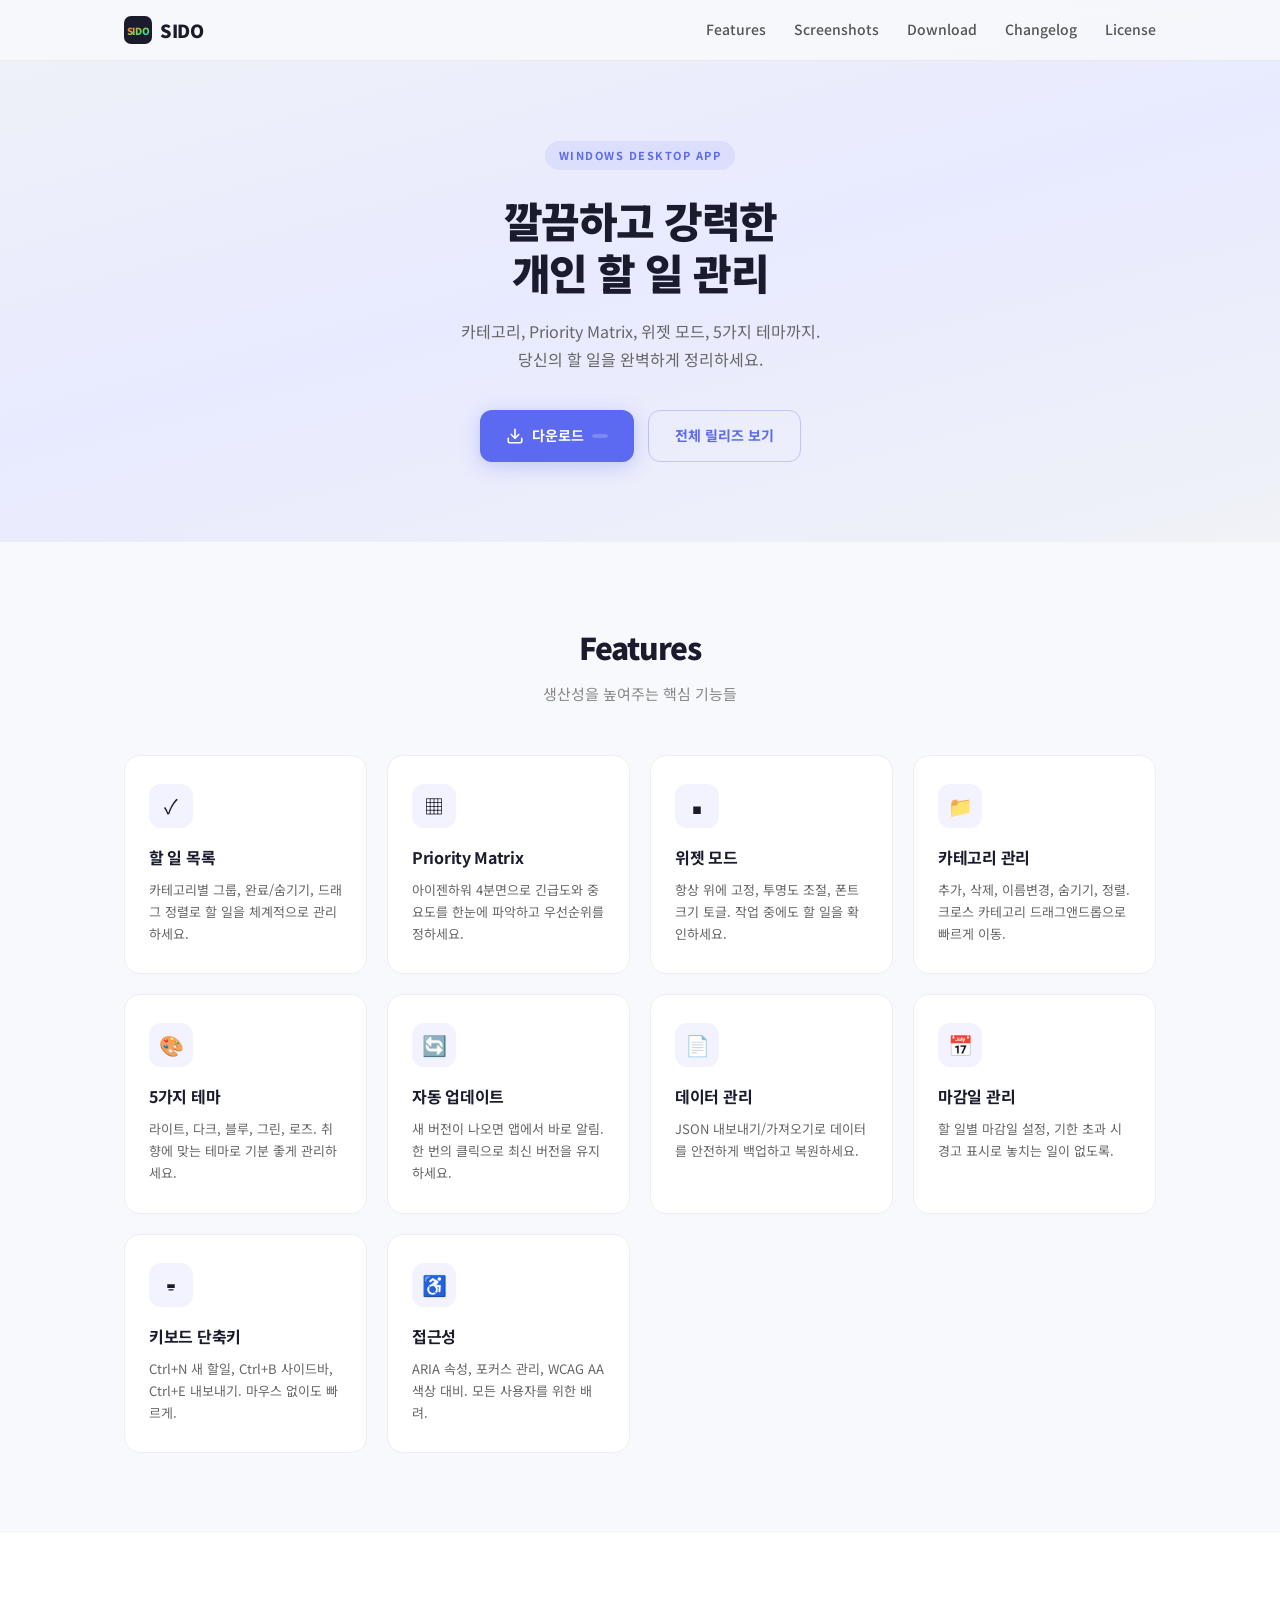
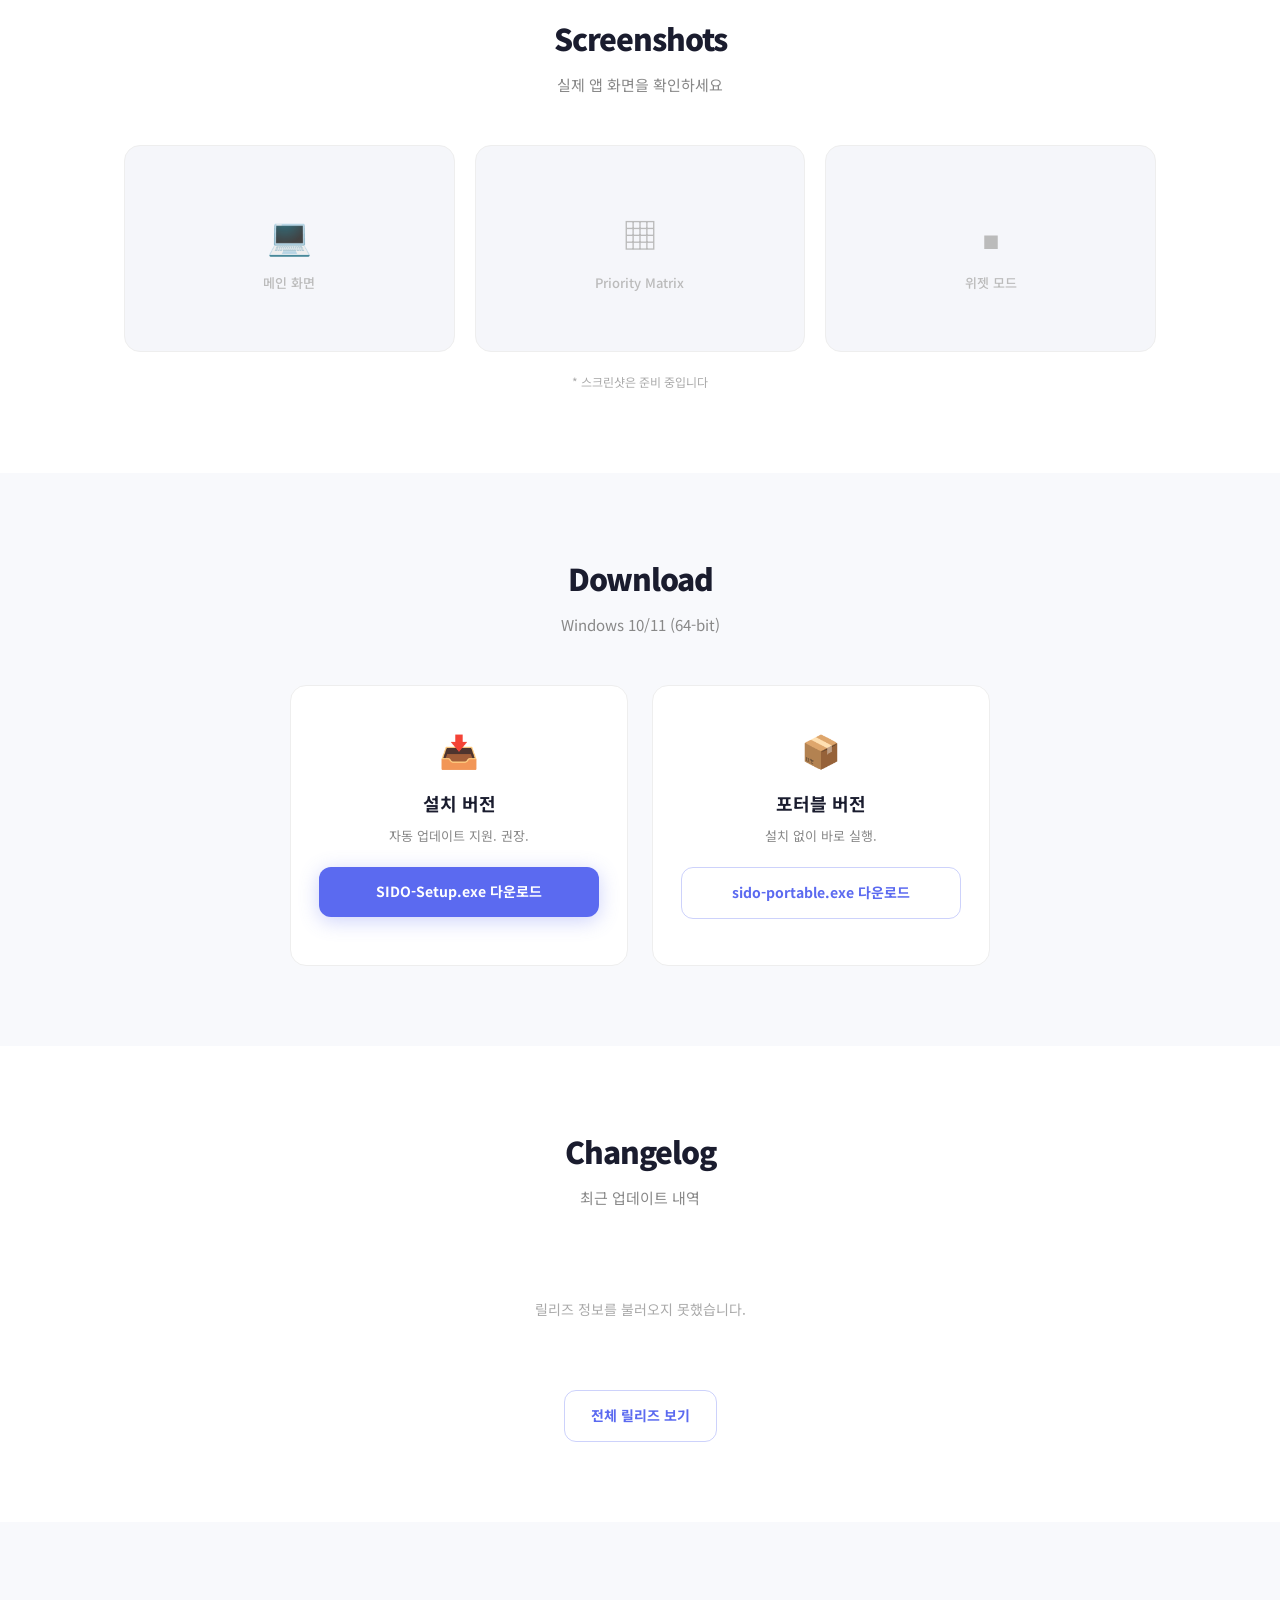
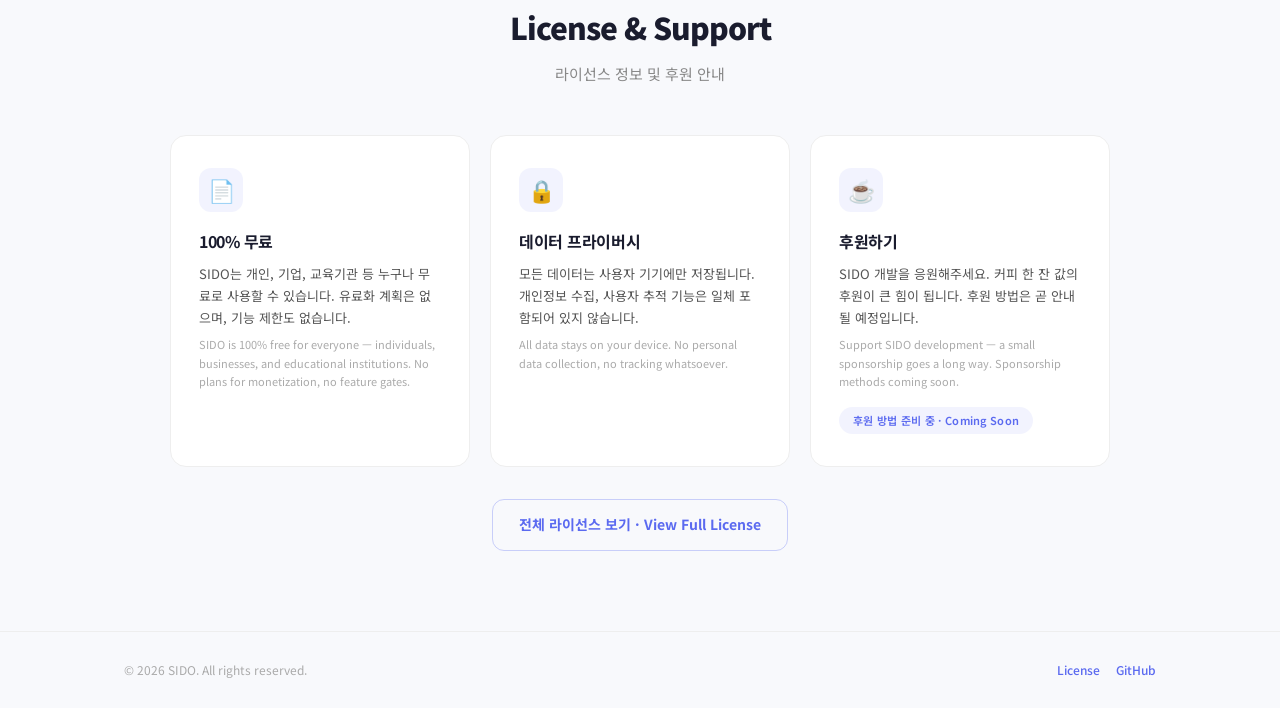
<file: index.html>
<!DOCTYPE html>
<html lang="ko">
<head>
  <meta charset="UTF-8">
  <meta name="viewport" content="width=device-width, initial-scale=1.0">
  <title>SIDO - 깔끔하고 강력한 할 일 관리 앱</title>
  <meta name="description" content="SIDO는 Windows용 데스크탑 할 일 관리 앱입니다. Priority Matrix, 위젯 모드, 카테고리 관리, 5가지 테마를 지원합니다.">
  <link rel="stylesheet" href="css/style.css">
  <link rel="preconnect" href="https://fonts.googleapis.com">
  <link href="https://fonts.googleapis.com/css2?family=Noto+Sans+KR:wght@400;500;700;900&display=swap" rel="stylesheet">
</head>
<body>

  <!-- NAV -->
  <nav class="nav">
    <div class="nav-inner">
      <div class="nav-logo">
        <svg width="28" height="28" viewBox="0 0 40 40">
          <defs>
            <linearGradient id="lg" x1="0%" y1="0%" x2="100%" y2="100%">
              <stop offset="0%" stop-color="#ff4d8d"/>
              <stop offset="25%" stop-color="#f0842a"/>
              <stop offset="50%" stop-color="#8dd440"/>
              <stop offset="75%" stop-color="#36d6a0"/>
              <stop offset="100%" stop-color="#36b4d6"/>
            </linearGradient>
          </defs>
          <rect width="40" height="40" rx="10" fill="#1a1c2e"/>
          <text x="50%" y="54%" text-anchor="middle" dominant-baseline="central"
            font-family="'Noto Sans KR',sans-serif" font-weight="900" font-size="14"
            fill="url(#lg)">SIDO</text>
        </svg>
        <span>SIDO</span>
      </div>
      <div class="nav-links">
        <a href="#features">Features</a>
        <a href="#screenshots">Screenshots</a>
        <a href="#download">Download</a>
        <a href="#changelog">Changelog</a>
        <a href="#license">License</a>
      </div>
    </div>
  </nav>

  <!-- HERO -->
  <section class="hero">
    <div class="hero-inner">
      <div class="hero-badge">Windows Desktop App</div>
      <h1>깔끔하고 강력한<br>개인 할 일 관리</h1>
      <p class="hero-sub">
        카테고리, Priority Matrix, 위젯 모드, 5가지 테마까지.<br>
        당신의 할 일을 완벽하게 정리하세요.
      </p>
      <div class="hero-actions">
        <a id="hero-download" class="btn btn-primary" href="#">
          <svg width="18" height="18" viewBox="0 0 24 24" fill="none" stroke="currentColor" stroke-width="2.2" stroke-linecap="round" stroke-linejoin="round"><path d="M21 15v4a2 2 0 0 1-2 2H5a2 2 0 0 1-2-2v-4"/><polyline points="7 10 12 15 17 10"/><line x1="12" y1="15" x2="12" y2="3"/></svg>
          <span>다운로드</span>
          <span id="hero-version" class="btn-version"></span>
        </a>
        <a href="https://github.com/ikanggoon/sido-releases/releases" class="btn btn-ghost" target="_blank">
          전체 릴리즈 보기
        </a>
      </div>
    </div>
  </section>

  <!-- FEATURES -->
  <section id="features" class="section">
    <div class="container">
      <h2 class="section-title">Features</h2>
      <p class="section-sub">생산성을 높여주는 핵심 기능들</p>
      <div class="features-grid">

        <div class="feature-card">
          <div class="feature-icon">&#10003;</div>
          <h3>할 일 목록</h3>
          <p>카테고리별 그룹, 완료/숨기기, 드래그 정렬로 할 일을 체계적으로 관리하세요.</p>
        </div>

        <div class="feature-card">
          <div class="feature-icon">&#9638;</div>
          <h3>Priority Matrix</h3>
          <p>아이젠하워 4분면으로 긴급도와 중요도를 한눈에 파악하고 우선순위를 정하세요.</p>
        </div>

        <div class="feature-card">
          <div class="feature-icon">&#9724;</div>
          <h3>위젯 모드</h3>
          <p>항상 위에 고정, 투명도 조절, 폰트 크기 토글. 작업 중에도 할 일을 확인하세요.</p>
        </div>

        <div class="feature-card">
          <div class="feature-icon">&#128193;</div>
          <h3>카테고리 관리</h3>
          <p>추가, 삭제, 이름변경, 숨기기, 정렬. 크로스 카테고리 드래그앤드롭으로 빠르게 이동.</p>
        </div>

        <div class="feature-card">
          <div class="feature-icon">&#127912;</div>
          <h3>5가지 테마</h3>
          <p>라이트, 다크, 블루, 그린, 로즈. 취향에 맞는 테마로 기분 좋게 관리하세요.</p>
        </div>

        <div class="feature-card">
          <div class="feature-icon">&#128260;</div>
          <h3>자동 업데이트</h3>
          <p>새 버전이 나오면 앱에서 바로 알림. 한 번의 클릭으로 최신 버전을 유지하세요.</p>
        </div>

        <div class="feature-card">
          <div class="feature-icon">&#128196;</div>
          <h3>데이터 관리</h3>
          <p>JSON 내보내기/가져오기로 데이터를 안전하게 백업하고 복원하세요.</p>
        </div>

        <div class="feature-card">
          <div class="feature-icon">&#128197;</div>
          <h3>마감일 관리</h3>
          <p>할 일별 마감일 설정, 기한 초과 시 경고 표시로 놓치는 일이 없도록.</p>
        </div>

        <div class="feature-card">
          <div class="feature-icon">&#9000;</div>
          <h3>키보드 단축키</h3>
          <p>Ctrl+N 새 할일, Ctrl+B 사이드바, Ctrl+E 내보내기. 마우스 없이도 빠르게.</p>
        </div>

        <div class="feature-card">
          <div class="feature-icon">&#9855;</div>
          <h3>접근성</h3>
          <p>ARIA 속성, 포커스 관리, WCAG AA 색상 대비. 모든 사용자를 위한 배려.</p>
        </div>

      </div>
    </div>
  </section>

  <!-- SCREENSHOTS -->
  <section id="screenshots" class="section section-alt">
    <div class="container">
      <h2 class="section-title">Screenshots</h2>
      <p class="section-sub">실제 앱 화면을 확인하세요</p>
      <div class="screenshots-placeholder">
        <div class="screenshot-box">
          <div class="screenshot-empty">
            <span>&#128187;</span>
            <p>메인 화면</p>
          </div>
        </div>
        <div class="screenshot-box">
          <div class="screenshot-empty">
            <span>&#9638;</span>
            <p>Priority Matrix</p>
          </div>
        </div>
        <div class="screenshot-box">
          <div class="screenshot-empty">
            <span>&#9724;</span>
            <p>위젯 모드</p>
          </div>
        </div>
      </div>
      <p class="screenshots-note">* 스크린샷은 준비 중입니다</p>
    </div>
  </section>

  <!-- DOWNLOAD -->
  <section id="download" class="section">
    <div class="container">
      <h2 class="section-title">Download</h2>
      <p class="section-sub">Windows 10/11 (64-bit)</p>
      <div class="download-grid">
        <div class="download-card">
          <div class="download-icon">&#128229;</div>
          <h3>설치 버전</h3>
          <p>자동 업데이트 지원. 권장.</p>
          <a id="dl-setup" class="btn btn-primary" href="#">
            <span>SIDO-Setup.exe 다운로드</span>
          </a>
          <span id="dl-setup-size" class="download-size"></span>
        </div>
        <div class="download-card">
          <div class="download-icon">&#128230;</div>
          <h3>포터블 버전</h3>
          <p>설치 없이 바로 실행.</p>
          <a id="dl-portable" class="btn btn-ghost" href="#">
            <span>sido-portable.exe 다운로드</span>
          </a>
          <span id="dl-portable-size" class="download-size"></span>
        </div>
      </div>
    </div>
  </section>

  <!-- CHANGELOG -->
  <section id="changelog" class="section section-alt">
    <div class="container">
      <h2 class="section-title">Changelog</h2>
      <p class="section-sub">최근 업데이트 내역</p>
      <div id="changelog-list" class="changelog-list">
        <div class="loading">릴리즈 정보를 불러오는 중...</div>
      </div>
      <div style="text-align:center;margin-top:28px">
        <a href="https://github.com/ikanggoon/sido-releases/releases" class="btn btn-ghost" target="_blank">
          전체 릴리즈 보기
        </a>
      </div>
    </div>
  </section>

  <!-- LICENSE & SUPPORT -->
  <section id="license" class="section">
    <div class="container">
      <h2 class="section-title">License &amp; Support</h2>
      <p class="section-sub">라이선스 정보 및 후원 안내</p>
      <div class="license-grid">

        <div class="license-card">
          <div class="license-icon">&#128196;</div>
          <h3>100% 무료</h3>
          <p>SIDO는 개인, 기업, 교육기관 등 누구나 무료로 사용할 수 있습니다. 유료화 계획은 없으며, 기능 제한도 없습니다.</p>
          <p class="license-en">SIDO is 100% free for everyone — individuals, businesses, and educational institutions. No plans for monetization, no feature gates.</p>
        </div>

        <div class="license-card">
          <div class="license-icon">&#128274;</div>
          <h3>데이터 프라이버시</h3>
          <p>모든 데이터는 사용자 기기에만 저장됩니다. 개인정보 수집, 사용자 추적 기능은 일체 포함되어 있지 않습니다.</p>
          <p class="license-en">All data stays on your device. No personal data collection, no tracking whatsoever.</p>
        </div>

        <div class="license-card">
          <div class="license-icon">☕</div>
          <h3>후원하기</h3>
          <p>SIDO 개발을 응원해주세요. 커피 한 잔 값의 후원이 큰 힘이 됩니다. 후원 방법은 곧 안내될 예정입니다.</p>
          <p class="license-en">Support SIDO development — a small sponsorship goes a long way. Sponsorship methods coming soon.</p>
          <span class="license-badge">후원 방법 준비 중 · Coming Soon</span>
        </div>

      </div>
      <div style="text-align:center;margin-top:32px">
        <a href="license.html" class="btn btn-ghost">전체 라이선스 보기 · View Full License</a>
      </div>
    </div>
  </section>

  <!-- FOOTER -->
  <footer class="footer">
    <div class="container">
      <div class="footer-inner">
        <span>&copy; 2026 SIDO. All rights reserved.</span>
        <div class="footer-links">
          <a href="license.html">License</a>
          <a href="https://github.com/ikanggoon/sido-releases" target="_blank">GitHub</a>
        </div>
      </div>
    </div>
  </footer>

  <script src="js/main.js"></script>
</body>
</html>
</file>
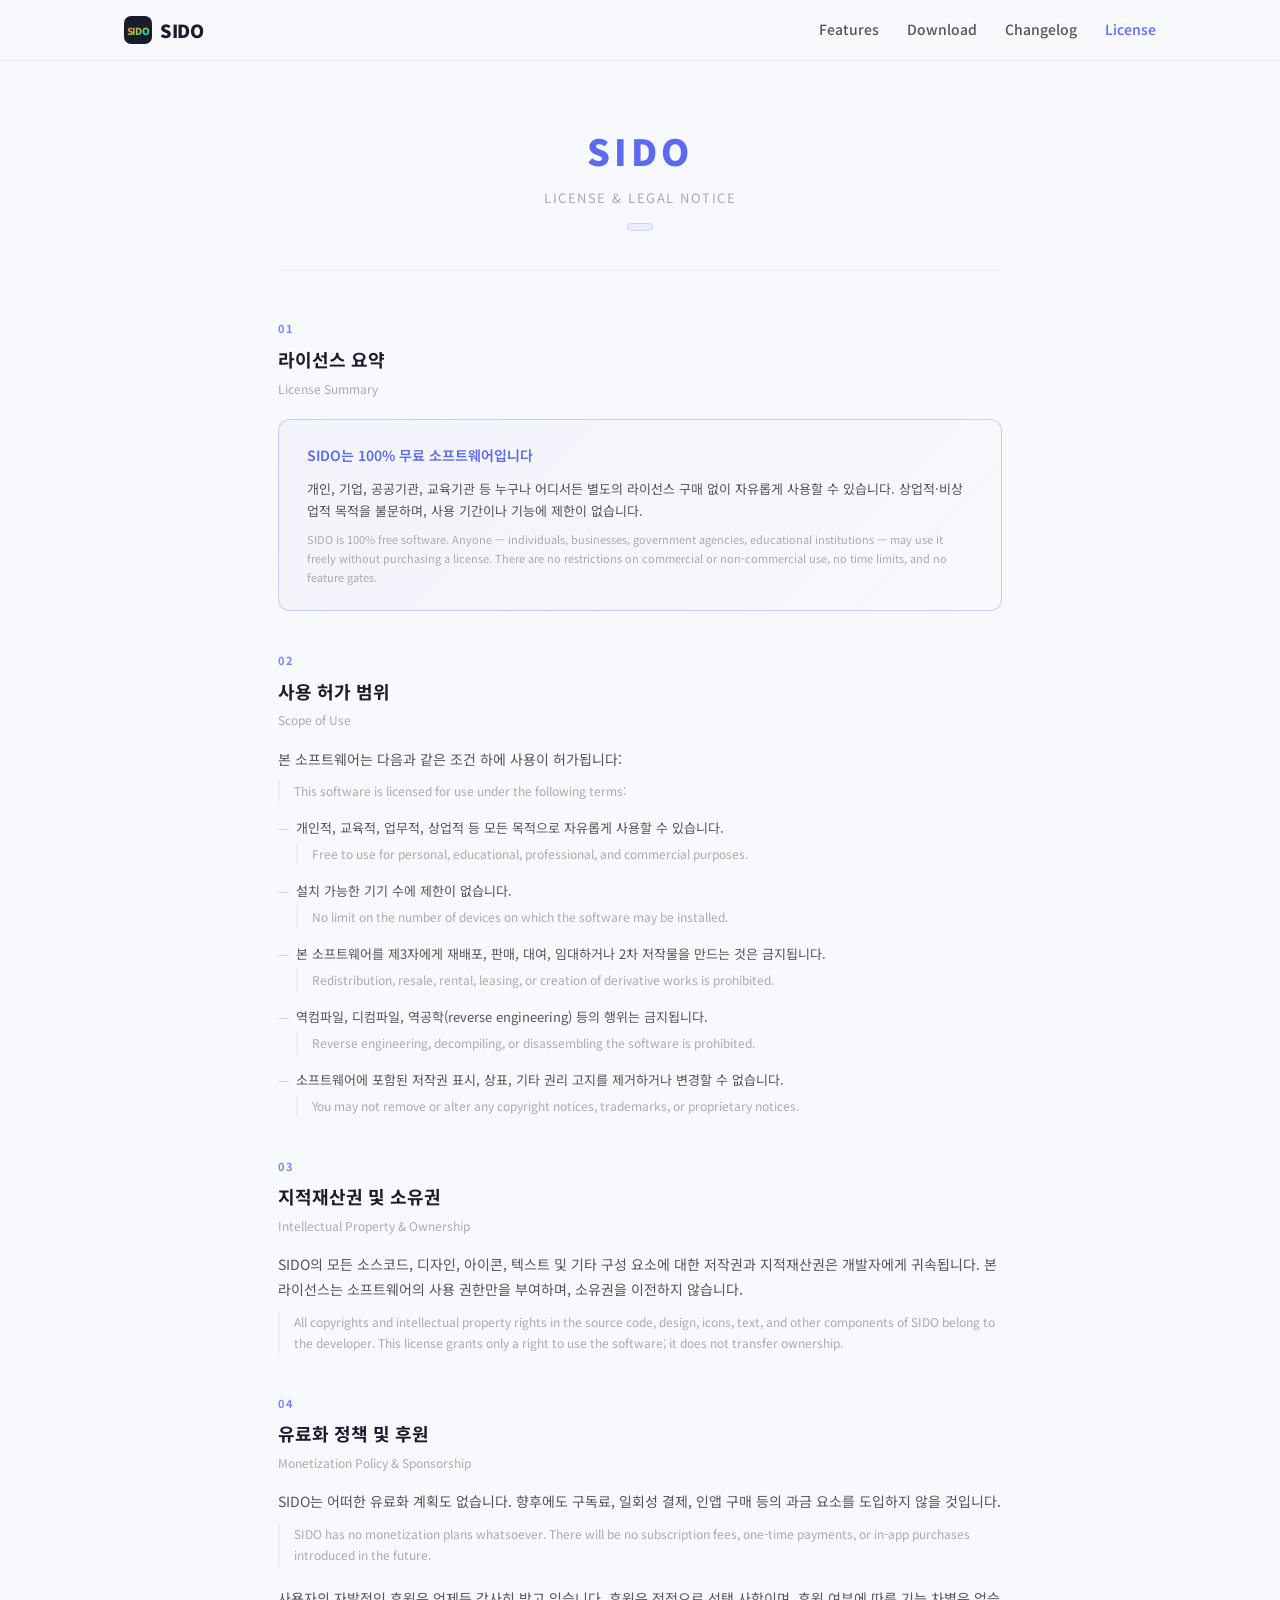
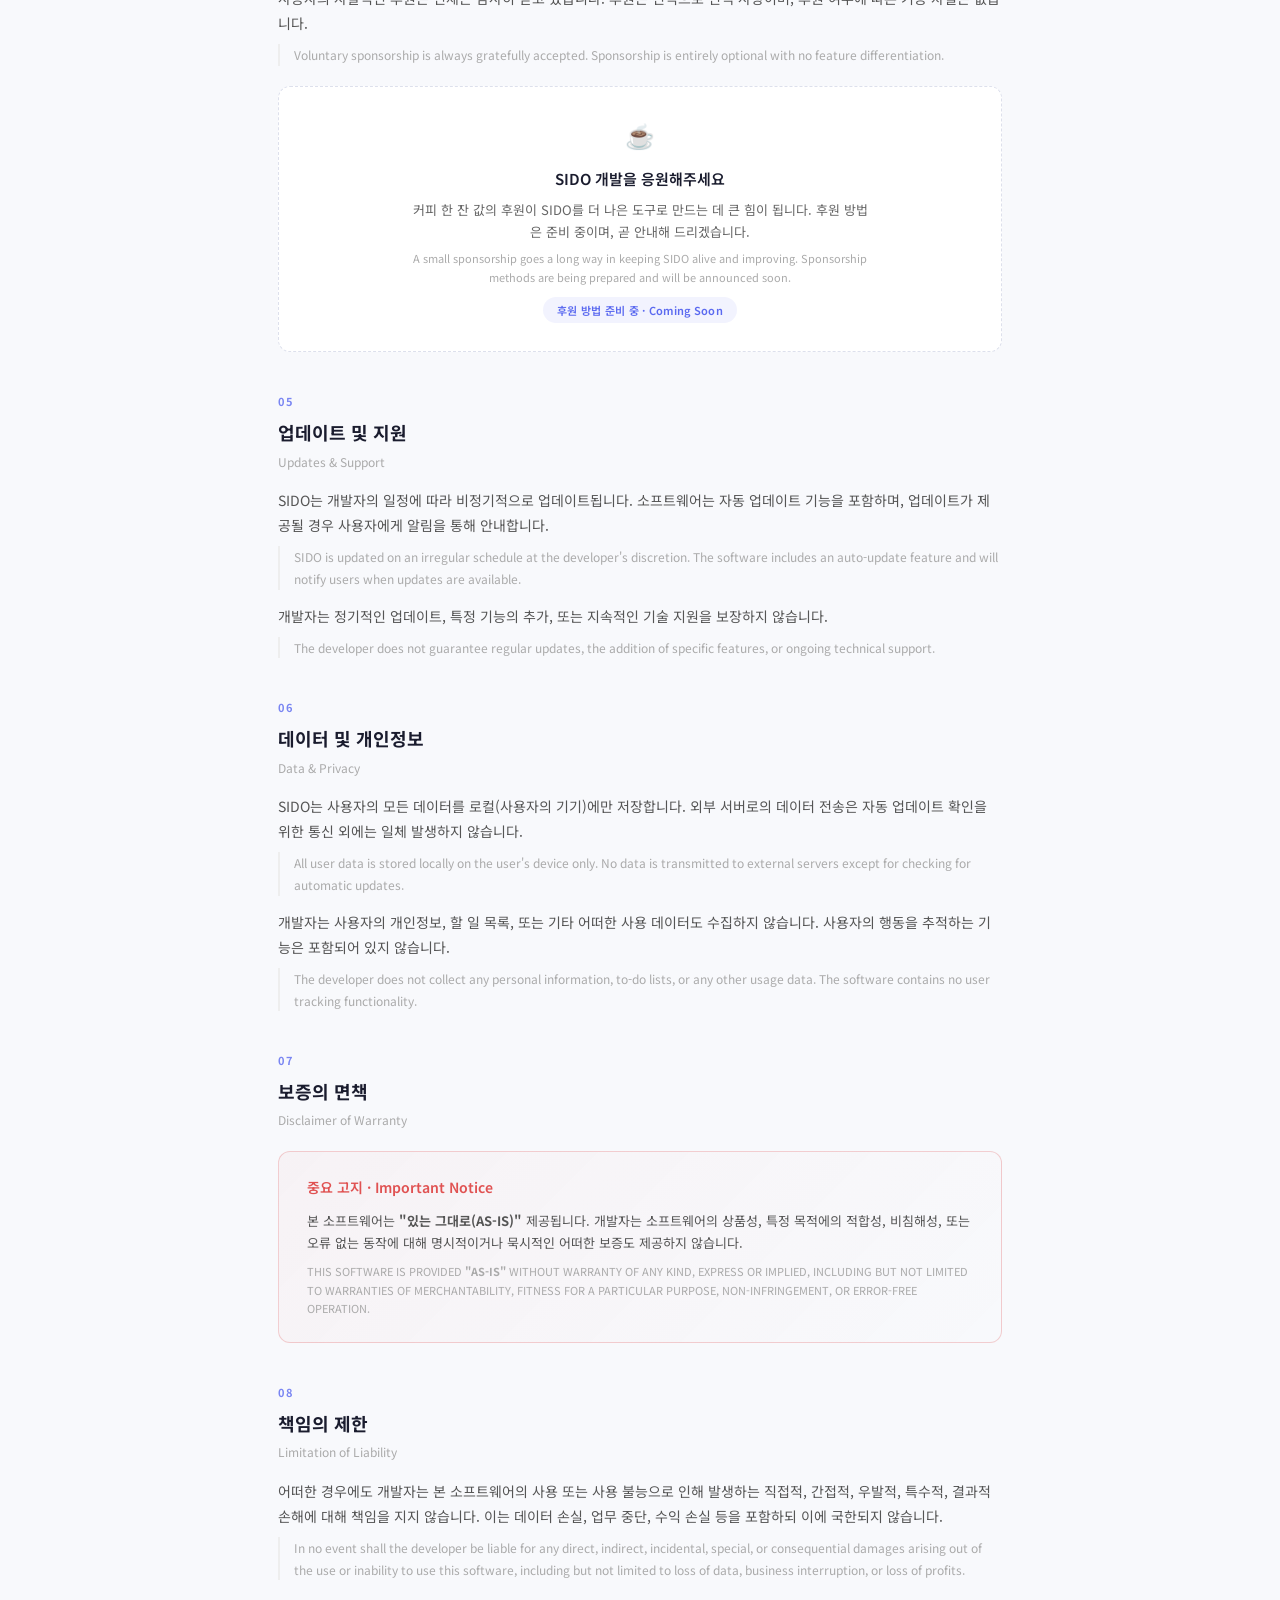
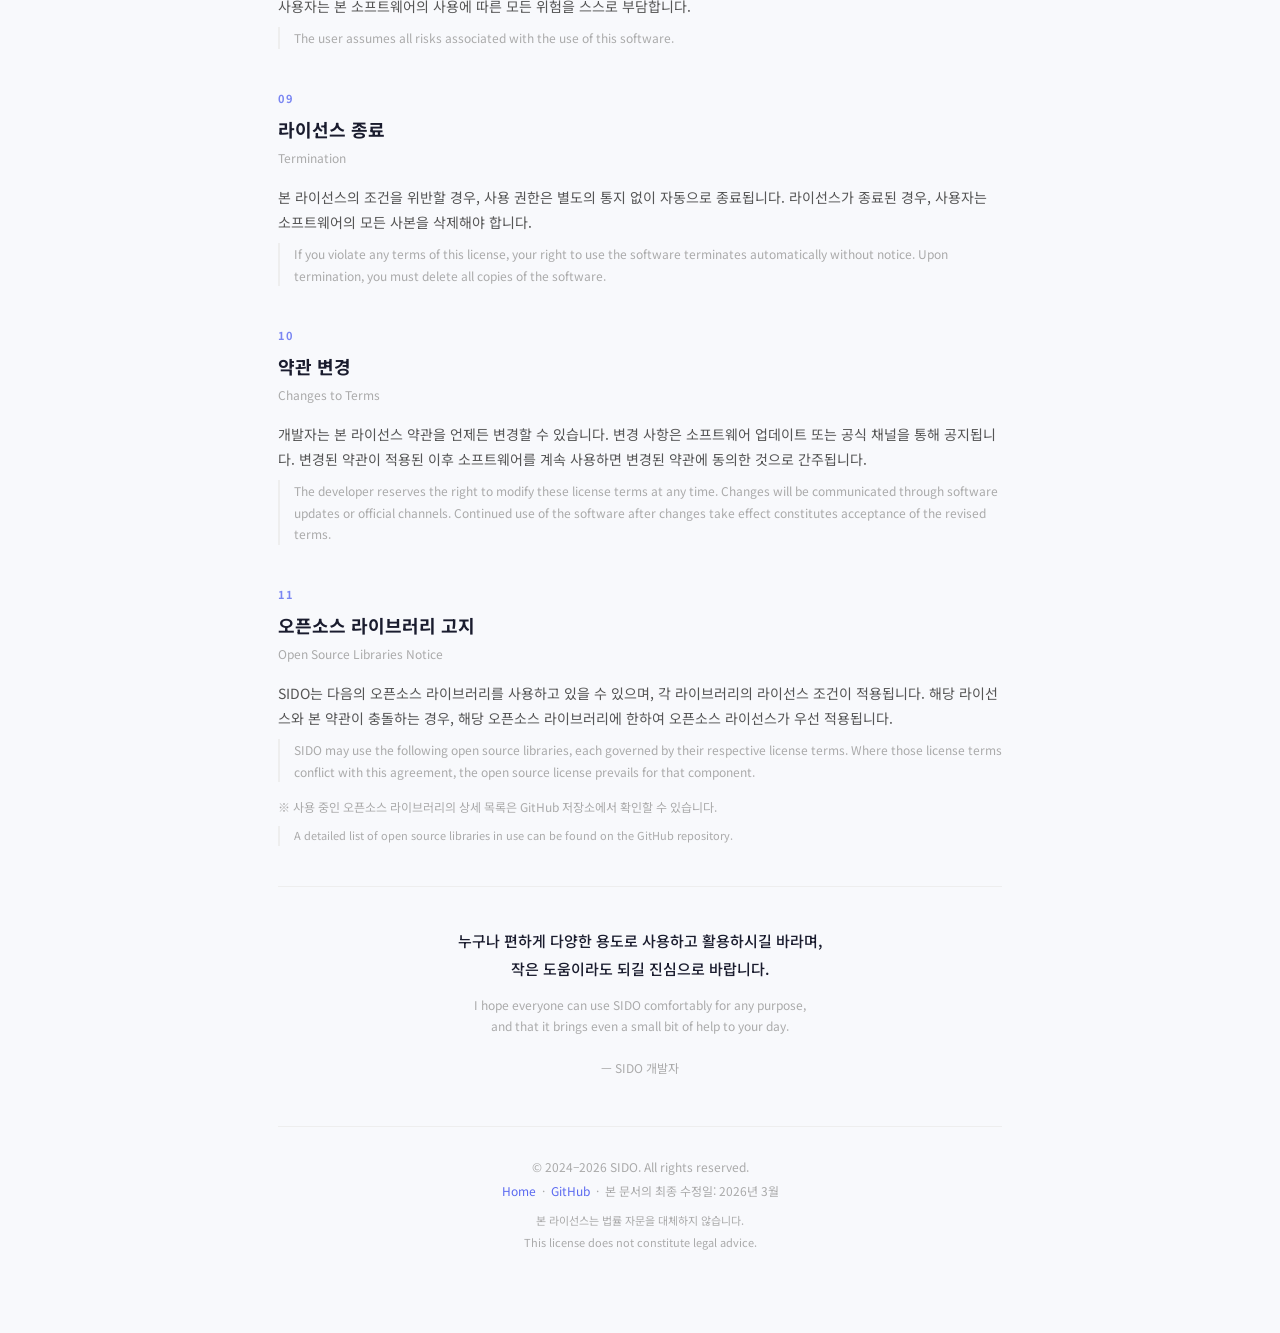
<file: license.html>
<!DOCTYPE html>
<html lang="ko">
<head>
<meta charset="UTF-8">
<meta name="viewport" content="width=device-width, initial-scale=1.0">
<title>SIDO — License & Legal Notice</title>
<meta name="description" content="SIDO 라이선스 및 법적 고지. SIDO는 100% 무료 소프트웨어입니다.">
<link rel="preconnect" href="https://fonts.googleapis.com">
<link href="https://fonts.googleapis.com/css2?family=Noto+Sans+KR:wght@400;500;700;900&display=swap" rel="stylesheet">
<link rel="stylesheet" href="css/style.css">
<style>
  /* 라이선스 페이지 전용 스타일 */
  .license-page { max-width: 780px; margin: 0 auto; padding: 120px 28px 80px; }

  .lp-header {
    text-align: center;
    margin-bottom: 48px;
    padding-bottom: 32px;
    border-bottom: 1px solid #eee;
  }
  .lp-logo { font-size: 36px; font-weight: 900; color: #5b6af0; letter-spacing: 4px; margin-bottom: 6px; }
  .lp-subtitle { font-size: 13px; color: #aaa; letter-spacing: 1.5px; text-transform: uppercase; }
  .lp-version {
    display: inline-block; margin-top: 14px; padding: 3px 12px;
    background: rgba(91,106,240,0.08); border: 1px solid rgba(91,106,240,0.2);
    border-radius: 16px; font-size: 12px; font-weight: 600; color: #5b6af0;
  }

  .lp-section { margin-bottom: 40px; }
  .lp-num { font-size: 11px; font-weight: 700; color: #5b6af0; letter-spacing: 2px; margin-bottom: 6px; opacity: 0.8; }
  .lp-title { font-size: 18px; font-weight: 700; color: #1a1c2e; margin-bottom: 4px; }
  .lp-title-en { font-size: 12px; color: #aaa; margin-bottom: 16px; }
  .lp-body { font-size: 14px; color: #555; line-height: 1.8; }
  .lp-body p { margin-bottom: 10px; }
  .lp-body .en {
    font-size: 12px; color: #aaa; margin-top: -2px; margin-bottom: 14px;
    padding-left: 14px; border-left: 2px solid #eee;
  }

  .lp-box {
    background: #fff; border: 1px solid #eee; border-radius: 12px;
    padding: 24px 28px; margin: 20px 0;
  }
  .lp-box.accent { border-color: rgba(91,106,240,0.3); background: linear-gradient(135deg, rgba(91,106,240,0.04), transparent); }
  .lp-box.warning { border-color: rgba(224,82,82,0.25); background: linear-gradient(135deg, rgba(224,82,82,0.04), transparent); }
  .lp-box h4 { font-size: 14px; font-weight: 600; color: #5b6af0; margin-bottom: 10px; }
  .lp-box.warning h4 { color: #e05252; }
  .lp-box p, .lp-box li { font-size: 13px; color: #555; }

  .lp-list { list-style: none; padding: 0; }
  .lp-list li { position: relative; padding-left: 18px; margin-bottom: 8px; font-size: 13px; color: #555; }
  .lp-list li::before { content: '\2014'; position: absolute; left: 0; color: #ccc; }

  .lp-notice {
    background: #fff; border: 1px dashed #dde0ec; border-radius: 12px;
    padding: 28px; text-align: center; margin: 20px 0;
  }
  .lp-notice-icon { font-size: 24px; margin-bottom: 10px; display: block; }
  .lp-notice h4 { font-size: 15px; font-weight: 600; color: #1a1c2e; margin-bottom: 8px; }
  .lp-notice p { font-size: 13px; color: #666; max-width: 460px; margin: 0 auto; line-height: 1.7; }

  .lp-divider { height: 1px; background: #eee; margin: 40px 0; }

  .lp-footer {
    margin-top: 48px; padding-top: 28px; border-top: 1px solid #eee;
    text-align: center; font-size: 12px; color: #aaa; line-height: 2;
  }
  .lp-footer a { color: #5b6af0; text-decoration: none; }
  .lp-footer a:hover { text-decoration: underline; }

  @media (max-width: 600px) {
    .license-page { padding: 100px 18px 60px; }
    .lp-logo { font-size: 28px; }
    .lp-box, .lp-notice { padding: 18px 20px; }
  }
</style>
</head>
<body>

  <!-- NAV (홈페이지와 동일) -->
  <nav class="nav">
    <div class="nav-inner">
      <div class="nav-logo">
        <svg width="28" height="28" viewBox="0 0 40 40">
          <defs>
            <linearGradient id="lg" x1="0%" y1="0%" x2="100%" y2="100%">
              <stop offset="0%" stop-color="#ff4d8d"/>
              <stop offset="25%" stop-color="#f0842a"/>
              <stop offset="50%" stop-color="#8dd440"/>
              <stop offset="75%" stop-color="#36d6a0"/>
              <stop offset="100%" stop-color="#36b4d6"/>
            </linearGradient>
          </defs>
          <rect width="40" height="40" rx="10" fill="#1a1c2e"/>
          <text x="50%" y="54%" text-anchor="middle" dominant-baseline="central"
            font-family="'Noto Sans KR',sans-serif" font-weight="900" font-size="14"
            fill="url(#lg)">SIDO</text>
        </svg>
        <a href="index.html" style="color:inherit;">SIDO</a>
      </div>
      <div class="nav-links">
        <a href="index.html#features">Features</a>
        <a href="index.html#download">Download</a>
        <a href="index.html#changelog">Changelog</a>
        <a href="license.html" style="color:#5b6af0;">License</a>
      </div>
    </div>
  </nav>

<div class="license-page">

  <div class="lp-header">
    <div class="lp-logo">SIDO</div>
    <div class="lp-subtitle">License &amp; Legal Notice</div>
    <div class="lp-version" id="lp-version"></div>
  </div>

  <!-- 01 -->
  <div class="lp-section">
    <div class="lp-num">01</div>
    <div class="lp-title">라이선스 요약</div>
    <div class="lp-title-en">License Summary</div>
    <div class="lp-box accent">
      <h4>SIDO는 100% 무료 소프트웨어입니다</h4>
      <p>개인, 기업, 공공기관, 교육기관 등 누구나 어디서든 별도의 라이선스 구매 없이 자유롭게 사용할 수 있습니다. 상업적·비상업적 목적을 불문하며, 사용 기간이나 기능에 제한이 없습니다.</p>
      <p style="font-size:11px; color:#aaa; margin-top:8px;">
        SIDO is 100% free software. Anyone — individuals, businesses, government agencies, educational institutions — may use it freely without purchasing a license. There are no restrictions on commercial or non-commercial use, no time limits, and no feature gates.
      </p>
    </div>
  </div>

  <!-- 02 -->
  <div class="lp-section">
    <div class="lp-num">02</div>
    <div class="lp-title">사용 허가 범위</div>
    <div class="lp-title-en">Scope of Use</div>
    <div class="lp-body">
      <p>본 소프트웨어는 다음과 같은 조건 하에 사용이 허가됩니다:</p>
      <div class="en">This software is licensed for use under the following terms:</div>
      <ul class="lp-list">
        <li>개인적, 교육적, 업무적, 상업적 등 모든 목적으로 자유롭게 사용할 수 있습니다.
          <div class="en" style="margin-top:4px;">Free to use for personal, educational, professional, and commercial purposes.</div>
        </li>
        <li>설치 가능한 기기 수에 제한이 없습니다.
          <div class="en" style="margin-top:4px;">No limit on the number of devices on which the software may be installed.</div>
        </li>
        <li>본 소프트웨어를 제3자에게 재배포, 판매, 대여, 임대하거나 2차 저작물을 만드는 것은 금지됩니다.
          <div class="en" style="margin-top:4px;">Redistribution, resale, rental, leasing, or creation of derivative works is prohibited.</div>
        </li>
        <li>역컴파일, 디컴파일, 역공학(reverse engineering) 등의 행위는 금지됩니다.
          <div class="en" style="margin-top:4px;">Reverse engineering, decompiling, or disassembling the software is prohibited.</div>
        </li>
        <li>소프트웨어에 포함된 저작권 표시, 상표, 기타 권리 고지를 제거하거나 변경할 수 없습니다.
          <div class="en" style="margin-top:4px;">You may not remove or alter any copyright notices, trademarks, or proprietary notices.</div>
        </li>
      </ul>
    </div>
  </div>

  <!-- 03 -->
  <div class="lp-section">
    <div class="lp-num">03</div>
    <div class="lp-title">지적재산권 및 소유권</div>
    <div class="lp-title-en">Intellectual Property &amp; Ownership</div>
    <div class="lp-body">
      <p>SIDO의 모든 소스코드, 디자인, 아이콘, 텍스트 및 기타 구성 요소에 대한 저작권과 지적재산권은 개발자에게 귀속됩니다. 본 라이선스는 소프트웨어의 사용 권한만을 부여하며, 소유권을 이전하지 않습니다.</p>
      <div class="en">All copyrights and intellectual property rights in the source code, design, icons, text, and other components of SIDO belong to the developer. This license grants only a right to use the software; it does not transfer ownership.</div>
    </div>
  </div>

  <!-- 04 -->
  <div class="lp-section">
    <div class="lp-num">04</div>
    <div class="lp-title">유료화 정책 및 후원</div>
    <div class="lp-title-en">Monetization Policy &amp; Sponsorship</div>
    <div class="lp-body">
      <p>SIDO는 어떠한 유료화 계획도 없습니다. 향후에도 구독료, 일회성 결제, 인앱 구매 등의 과금 요소를 도입하지 않을 것입니다.</p>
      <div class="en">SIDO has no monetization plans whatsoever. There will be no subscription fees, one-time payments, or in-app purchases introduced in the future.</div>
    </div>
    <div class="lp-body" style="margin-top:20px;">
      <p>사용자의 자발적인 후원은 언제든 감사히 받고 있습니다. 후원은 전적으로 선택 사항이며, 후원 여부에 따른 기능 차별은 없습니다.</p>
      <div class="en">Voluntary sponsorship is always gratefully accepted. Sponsorship is entirely optional with no feature differentiation.</div>
    </div>
    <div class="lp-notice">
      <span class="lp-notice-icon">☕</span>
      <h4>SIDO 개발을 응원해주세요</h4>
      <p>커피 한 잔 값의 후원이 SIDO를 더 나은 도구로 만드는 데 큰 힘이 됩니다. 후원 방법은 준비 중이며, 곧 안내해 드리겠습니다.</p>
      <p style="font-size:11px; color:#aaa; margin-top:6px;">
        A small sponsorship goes a long way in keeping SIDO alive and improving. Sponsorship methods are being prepared and will be announced soon.
      </p>
      <span class="license-badge">후원 방법 준비 중 · Coming Soon</span>
    </div>
  </div>

  <!-- 05 -->
  <div class="lp-section">
    <div class="lp-num">05</div>
    <div class="lp-title">업데이트 및 지원</div>
    <div class="lp-title-en">Updates &amp; Support</div>
    <div class="lp-body">
      <p>SIDO는 개발자의 일정에 따라 비정기적으로 업데이트됩니다. 소프트웨어는 자동 업데이트 기능을 포함하며, 업데이트가 제공될 경우 사용자에게 알림을 통해 안내합니다.</p>
      <div class="en">SIDO is updated on an irregular schedule at the developer's discretion. The software includes an auto-update feature and will notify users when updates are available.</div>
      <p>개발자는 정기적인 업데이트, 특정 기능의 추가, 또는 지속적인 기술 지원을 보장하지 않습니다.</p>
      <div class="en">The developer does not guarantee regular updates, the addition of specific features, or ongoing technical support.</div>
    </div>
  </div>

  <!-- 06 -->
  <div class="lp-section">
    <div class="lp-num">06</div>
    <div class="lp-title">데이터 및 개인정보</div>
    <div class="lp-title-en">Data &amp; Privacy</div>
    <div class="lp-body">
      <p>SIDO는 사용자의 모든 데이터를 로컬(사용자의 기기)에만 저장합니다. 외부 서버로의 데이터 전송은 자동 업데이트 확인을 위한 통신 외에는 일체 발생하지 않습니다.</p>
      <div class="en">All user data is stored locally on the user's device only. No data is transmitted to external servers except for checking for automatic updates.</div>
      <p>개발자는 사용자의 개인정보, 할 일 목록, 또는 기타 어떠한 사용 데이터도 수집하지 않습니다. 사용자의 행동을 추적하는 기능은 포함되어 있지 않습니다.</p>
      <div class="en">The developer does not collect any personal information, to-do lists, or any other usage data. The software contains no user tracking functionality.</div>
    </div>
  </div>

  <!-- 07 -->
  <div class="lp-section">
    <div class="lp-num">07</div>
    <div class="lp-title">보증의 면책</div>
    <div class="lp-title-en">Disclaimer of Warranty</div>
    <div class="lp-box warning">
      <h4>중요 고지 · Important Notice</h4>
      <p>본 소프트웨어는 <strong>"있는 그대로(AS-IS)"</strong> 제공됩니다. 개발자는 소프트웨어의 상품성, 특정 목적에의 적합성, 비침해성, 또는 오류 없는 동작에 대해 명시적이거나 묵시적인 어떠한 보증도 제공하지 않습니다.</p>
      <p style="font-size:11px; color:#aaa; margin-top:8px;">
        THIS SOFTWARE IS PROVIDED <strong>"AS-IS"</strong> WITHOUT WARRANTY OF ANY KIND, EXPRESS OR IMPLIED, INCLUDING BUT NOT LIMITED TO WARRANTIES OF MERCHANTABILITY, FITNESS FOR A PARTICULAR PURPOSE, NON-INFRINGEMENT, OR ERROR-FREE OPERATION.
      </p>
    </div>
  </div>

  <!-- 08 -->
  <div class="lp-section">
    <div class="lp-num">08</div>
    <div class="lp-title">책임의 제한</div>
    <div class="lp-title-en">Limitation of Liability</div>
    <div class="lp-body">
      <p>어떠한 경우에도 개발자는 본 소프트웨어의 사용 또는 사용 불능으로 인해 발생하는 직접적, 간접적, 우발적, 특수적, 결과적 손해에 대해 책임을 지지 않습니다. 이는 데이터 손실, 업무 중단, 수익 손실 등을 포함하되 이에 국한되지 않습니다.</p>
      <div class="en">In no event shall the developer be liable for any direct, indirect, incidental, special, or consequential damages arising out of the use or inability to use this software, including but not limited to loss of data, business interruption, or loss of profits.</div>
      <p>사용자는 본 소프트웨어의 사용에 따른 모든 위험을 스스로 부담합니다.</p>
      <div class="en">The user assumes all risks associated with the use of this software.</div>
    </div>
  </div>

  <!-- 09 -->
  <div class="lp-section">
    <div class="lp-num">09</div>
    <div class="lp-title">라이선스 종료</div>
    <div class="lp-title-en">Termination</div>
    <div class="lp-body">
      <p>본 라이선스의 조건을 위반할 경우, 사용 권한은 별도의 통지 없이 자동으로 종료됩니다. 라이선스가 종료된 경우, 사용자는 소프트웨어의 모든 사본을 삭제해야 합니다.</p>
      <div class="en">If you violate any terms of this license, your right to use the software terminates automatically without notice. Upon termination, you must delete all copies of the software.</div>
    </div>
  </div>

  <!-- 10 -->
  <div class="lp-section">
    <div class="lp-num">10</div>
    <div class="lp-title">약관 변경</div>
    <div class="lp-title-en">Changes to Terms</div>
    <div class="lp-body">
      <p>개발자는 본 라이선스 약관을 언제든 변경할 수 있습니다. 변경 사항은 소프트웨어 업데이트 또는 공식 채널을 통해 공지됩니다. 변경된 약관이 적용된 이후 소프트웨어를 계속 사용하면 변경된 약관에 동의한 것으로 간주됩니다.</p>
      <div class="en">The developer reserves the right to modify these license terms at any time. Changes will be communicated through software updates or official channels. Continued use of the software after changes take effect constitutes acceptance of the revised terms.</div>
    </div>
  </div>

  <!-- 11 -->
  <div class="lp-section">
    <div class="lp-num">11</div>
    <div class="lp-title">오픈소스 라이브러리 고지</div>
    <div class="lp-title-en">Open Source Libraries Notice</div>
    <div class="lp-body">
      <p>SIDO는 다음의 오픈소스 라이브러리를 사용하고 있을 수 있으며, 각 라이브러리의 라이선스 조건이 적용됩니다. 해당 라이선스와 본 약관이 충돌하는 경우, 해당 오픈소스 라이브러리에 한하여 오픈소스 라이선스가 우선 적용됩니다.</p>
      <div class="en">SIDO may use the following open source libraries, each governed by their respective license terms. Where those license terms conflict with this agreement, the open source license prevails for that component.</div>
      <p style="font-size:12px; color:#aaa; margin-top:10px;">※ 사용 중인 오픈소스 라이브러리의 상세 목록은 GitHub 저장소에서 확인할 수 있습니다.</p>
      <div class="en" style="font-size:11px;">A detailed list of open source libraries in use can be found on the GitHub repository.</div>
    </div>
  </div>

  <div class="lp-divider"></div>

  <!-- 개발자의 말 -->
  <div class="lp-section" style="text-align:center;">
    <div class="lp-body" style="max-width:540px; margin:0 auto;">
      <p style="font-size:15px; color:#1a1c2e; font-weight:500; line-height:1.9;">
        누구나 편하게 다양한 용도로 사용하고 활용하시길 바라며,<br>
        작은 도움이라도 되길 진심으로 바랍니다.
      </p>
      <p style="font-size:12px; color:#aaa; margin-top:6px;">
        I hope everyone can use SIDO comfortably for any purpose,<br>
        and that it brings even a small bit of help to your day.
      </p>
      <p style="font-size:12px; color:#aaa; margin-top:20px;">— SIDO 개발자</p>
    </div>
  </div>

  <div class="lp-footer">
    <p>&copy; 2024–<span id="footer-year">2026</span> SIDO. All rights reserved.</p>
    <p>
      <a href="index.html">Home</a>
      &nbsp;&middot;&nbsp;
      <a href="https://github.com/ikanggoon/sido-releases" target="_blank">GitHub</a>
      &nbsp;&middot;&nbsp; 본 문서의 최종 수정일: 2026년 3월
    </p>
    <p style="margin-top:6px; font-size:11px;">
      본 라이선스는 법률 자문을 대체하지 않습니다.<br>
      This license does not constitute legal advice.
    </p>
  </div>

</div>

<script>
  // 최신 버전 자동 표시
  (async function() {
    try {
      var res = await fetch('https://api.github.com/repos/ikanggoon/sido-releases/releases/latest');
      if (res.ok) {
        var data = await res.json();
        var el = document.getElementById('lp-version');
        if (el && data.tag_name) el.textContent = data.tag_name;
      }
    } catch(e) {}
  })();
  document.getElementById('footer-year').textContent = new Date().getFullYear();
</script>
</body>
</html>
</file>
<file: css/style.css>
/* ── RESET & BASE ── */
*, *::before, *::after { box-sizing: border-box; margin: 0; padding: 0; }
html { scroll-behavior: smooth; }
body {
  font-family: 'Noto Sans KR', -apple-system, sans-serif;
  color: #1a1c2e;
  background: #f8f9fc;
  line-height: 1.7;
  -webkit-font-smoothing: antialiased;
}
a { color: inherit; text-decoration: none; }
img { max-width: 100%; display: block; }

.container { max-width: 1080px; margin: 0 auto; padding: 0 24px; }

/* ── NAV ── */
.nav {
  position: fixed; top: 0; left: 0; right: 0; z-index: 100;
  background: rgba(248,249,252,0.85);
  backdrop-filter: blur(16px);
  border-bottom: 1px solid rgba(0,0,0,0.06);
}
.nav-inner {
  max-width: 1080px; margin: 0 auto; padding: 0 24px;
  display: flex; align-items: center; justify-content: space-between;
  height: 60px;
}
.nav-logo {
  display: flex; align-items: center; gap: 8px;
  font-weight: 900; font-size: 18px; letter-spacing: -0.5px;
}
.nav-links { display: flex; gap: 28px; }
.nav-links a {
  font-size: 14px; font-weight: 500; color: #555;
  transition: color 0.15s;
}
.nav-links a:hover { color: #5b6af0; }

/* ── HERO ── */
.hero {
  padding: 140px 24px 80px;
  text-align: center;
  background: linear-gradient(165deg, #f0f2f7 0%, #e8eaff 50%, #f0f2f7 100%);
}
.hero-inner { max-width: 640px; margin: 0 auto; }
.hero-badge {
  display: inline-block;
  font-size: 11px; font-weight: 700; letter-spacing: 1.5px; text-transform: uppercase;
  color: #5b6af0; background: rgba(91,106,240,0.1);
  padding: 5px 14px; border-radius: 20px;
  margin-bottom: 24px;
}
.hero h1 {
  font-size: 42px; font-weight: 900; line-height: 1.25;
  letter-spacing: -1.5px; color: #1a1c2e;
  margin-bottom: 18px;
}
.hero-sub {
  font-size: 16px; color: #666; line-height: 1.8;
  margin-bottom: 36px;
}
.hero-actions { display: flex; gap: 14px; justify-content: center; flex-wrap: wrap; }

/* ── BUTTONS ── */
.btn {
  display: inline-flex; align-items: center; gap: 8px;
  padding: 13px 26px; border-radius: 12px;
  font-size: 14px; font-weight: 700;
  transition: transform 0.12s, box-shadow 0.12s, background 0.15s;
  cursor: pointer;
}
.btn:hover { transform: translateY(-1px); }
.btn-primary {
  background: #5b6af0; color: #fff;
  box-shadow: 0 4px 20px rgba(91,106,240,0.3);
}
.btn-primary:hover {
  background: #4a59e0;
  box-shadow: 0 6px 28px rgba(91,106,240,0.4);
}
.btn-ghost {
  background: transparent; color: #5b6af0;
  border: 1.5px solid rgba(91,106,240,0.3);
}
.btn-ghost:hover { background: rgba(91,106,240,0.06); }
.btn-version {
  font-size: 11px; font-weight: 500;
  background: rgba(255,255,255,0.2); padding: 2px 8px; border-radius: 8px;
}

/* ── SECTIONS ── */
.section { padding: 80px 0; }
.section-alt { background: #fff; }
.section-title {
  text-align: center; font-size: 30px; font-weight: 900;
  letter-spacing: -1px; margin-bottom: 8px;
}
.section-sub {
  text-align: center; font-size: 15px; color: #888;
  margin-bottom: 48px;
}

/* ── FEATURES ── */
.features-grid {
  display: grid;
  grid-template-columns: repeat(auto-fill, minmax(240px, 1fr));
  gap: 20px;
}
.feature-card {
  background: #fff; border: 1px solid #eee;
  border-radius: 16px; padding: 28px 24px;
  transition: border-color 0.15s, box-shadow 0.15s;
}
.feature-card:hover {
  border-color: #5b6af0;
  box-shadow: 0 4px 24px rgba(91,106,240,0.1);
}
.feature-icon {
  width: 44px; height: 44px;
  display: flex; align-items: center; justify-content: center;
  font-size: 20px;
  background: rgba(91,106,240,0.08); border-radius: 12px;
  margin-bottom: 16px;
}
.feature-card h3 {
  font-size: 16px; font-weight: 700; margin-bottom: 8px;
  letter-spacing: -0.3px;
}
.feature-card p { font-size: 13px; color: #666; line-height: 1.7; }

/* ── SCREENSHOTS ── */
.screenshots-placeholder {
  display: grid;
  grid-template-columns: repeat(auto-fill, minmax(280px, 1fr));
  gap: 20px;
}
.screenshot-box {
  background: #f5f6fa; border: 1px solid #eee;
  border-radius: 16px; overflow: hidden;
  aspect-ratio: 16/10;
}
.screenshot-empty {
  width: 100%; height: 100%;
  display: flex; flex-direction: column;
  align-items: center; justify-content: center;
  color: #bbb; gap: 8px;
}
.screenshot-empty span { font-size: 36px; }
.screenshot-empty p { font-size: 13px; font-weight: 500; }
.screenshots-note {
  text-align: center; font-size: 12px; color: #aaa;
  margin-top: 20px;
}

/* ── DOWNLOAD ── */
.download-grid {
  display: grid;
  grid-template-columns: repeat(auto-fill, minmax(300px, 1fr));
  gap: 24px; max-width: 700px; margin: 0 auto;
}
.download-card {
  background: #fff; border: 1px solid #eee;
  border-radius: 16px; padding: 36px 28px;
  text-align: center;
  transition: border-color 0.15s, box-shadow 0.15s;
}
.download-card:hover {
  border-color: #5b6af0;
  box-shadow: 0 4px 24px rgba(91,106,240,0.1);
}
.download-icon { font-size: 32px; margin-bottom: 12px; }
.download-card h3 { font-size: 18px; font-weight: 700; margin-bottom: 6px; }
.download-card p { font-size: 13px; color: #888; margin-bottom: 20px; }
.download-card .btn { width: 100%; justify-content: center; }
.download-size {
  display: block; font-size: 11px; color: #aaa;
  margin-top: 10px;
}

/* ── CHANGELOG ── */
.changelog-list { max-width: 700px; margin: 0 auto; }
.changelog-item {
  background: #f8f9fc; border: 1px solid #eee;
  border-radius: 14px; padding: 24px 28px;
  margin-bottom: 16px;
}
.changelog-item:first-child {
  border-color: rgba(91,106,240,0.3);
  background: rgba(91,106,240,0.03);
}
.changelog-header {
  display: flex; align-items: center; gap: 10px;
  margin-bottom: 10px;
}
.changelog-tag {
  font-size: 14px; font-weight: 900;
  color: #5b6af0; letter-spacing: -0.3px;
}
.changelog-date { font-size: 12px; color: #aaa; }
.changelog-badge {
  font-size: 9px; font-weight: 700; text-transform: uppercase;
  letter-spacing: 1px;
  background: #5b6af0; color: #fff;
  padding: 2px 8px; border-radius: 6px;
}
.changelog-body { font-size: 13px; color: #555; line-height: 1.8; }
.changelog-body ul { padding-left: 18px; }
.changelog-body li { margin-bottom: 3px; }
.loading { text-align: center; color: #aaa; font-size: 14px; padding: 40px 0; }

/* ── LICENSE & SUPPORT ── */
.license-grid {
  display: grid;
  grid-template-columns: repeat(auto-fill, minmax(280px, 1fr));
  gap: 20px; max-width: 940px; margin: 0 auto;
}
.license-card {
  background: #fff; border: 1px solid #eee;
  border-radius: 16px; padding: 32px 28px;
  transition: border-color 0.15s, box-shadow 0.15s;
}
.license-card:hover {
  border-color: #5b6af0;
  box-shadow: 0 4px 24px rgba(91,106,240,0.1);
}
.license-icon {
  width: 44px; height: 44px;
  display: flex; align-items: center; justify-content: center;
  font-size: 22px;
  background: rgba(91,106,240,0.08); border-radius: 12px;
  margin-bottom: 16px;
}
.license-card h3 {
  font-size: 16px; font-weight: 700; margin-bottom: 8px;
  letter-spacing: -0.3px;
}
.license-card p { font-size: 13px; color: #555; line-height: 1.7; margin-bottom: 6px; }
.license-en { font-size: 11px !important; color: #aaa !important; }
.license-badge {
  display: inline-block; margin-top: 10px;
  padding: 4px 14px;
  background: rgba(91,106,240,0.08);
  border-radius: 14px;
  font-size: 11px; font-weight: 600;
  color: #5b6af0; letter-spacing: 0.3px;
}
.footer-links { display: flex; gap: 16px; }
.footer-links a { color: #5b6af0; font-weight: 500; }

/* ── FOOTER ── */
.footer {
  padding: 28px 0;
  border-top: 1px solid #eee;
}
.footer-inner {
  display: flex; align-items: center; justify-content: space-between;
  font-size: 12px; color: #aaa;
}
.footer a { color: #5b6af0; font-weight: 500; }

/* ── RESPONSIVE ── */
@media (max-width: 640px) {
  .nav-links { display: none; }
  .hero { padding: 120px 20px 60px; }
  .hero h1 { font-size: 30px; }
  .hero-sub { font-size: 14px; }
  .hero-actions { flex-direction: column; align-items: center; }
  .features-grid { grid-template-columns: 1fr; }
  .screenshots-placeholder { grid-template-columns: 1fr; }
  .download-grid { grid-template-columns: 1fr; }
}
</file>
